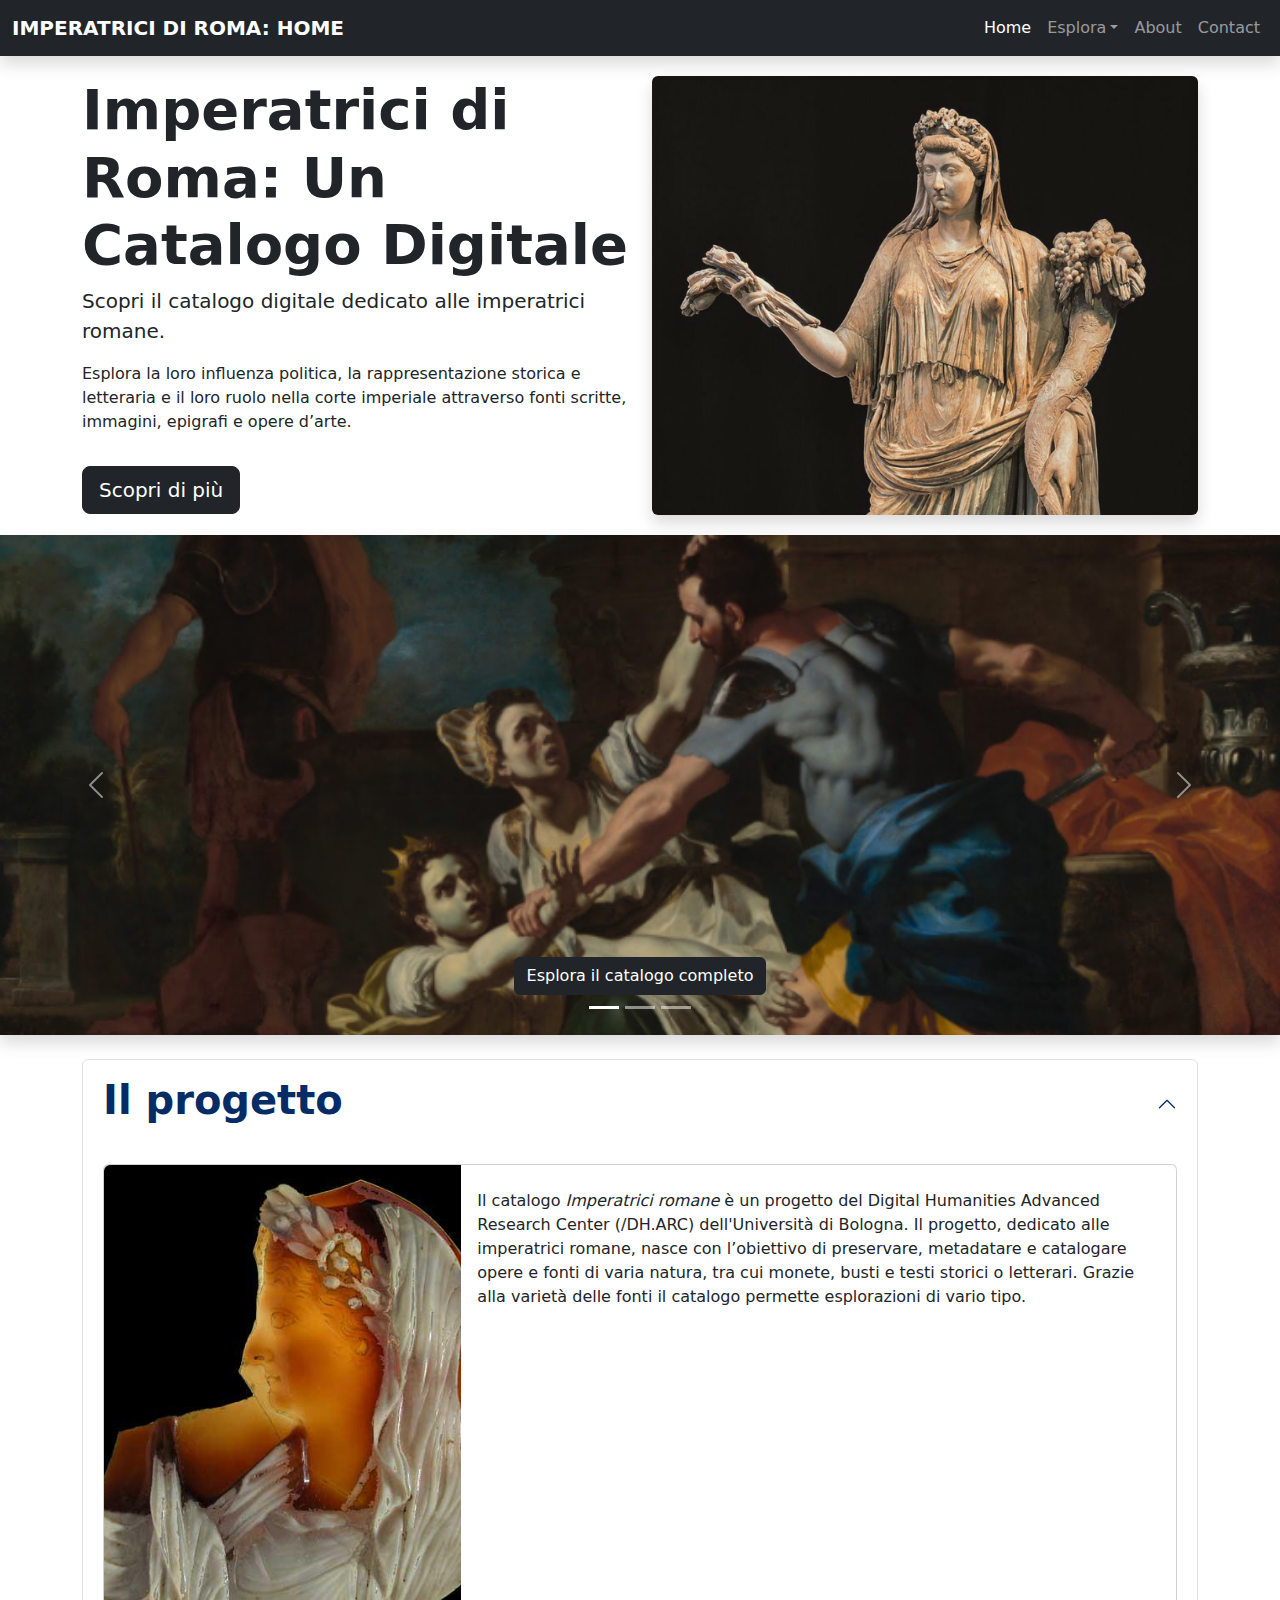
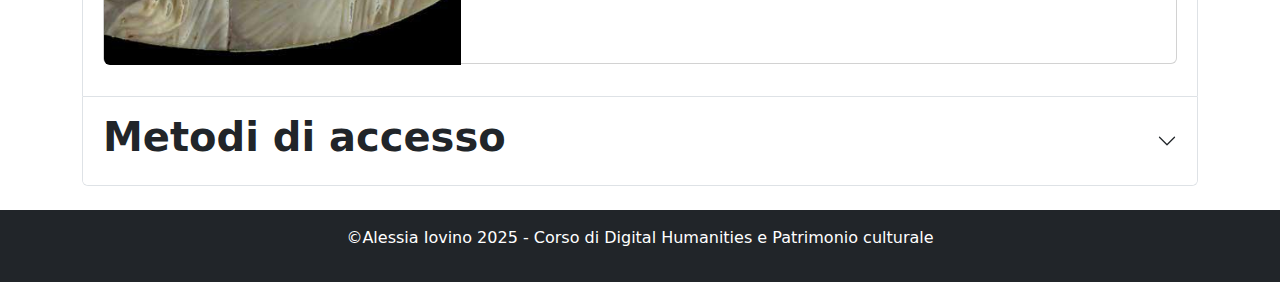
<file: index.html>
<!DOCTYPE html>
<html lang="it">

<head>
  <meta charset="UTF-8">
  <meta name="viewport" content="width=device-width, initial-scale=1.0">
  <meta name="DC.Creator" content="Alessia Iovino">
  <meta name="DC.Title" content="Imperatrici di Roma: Un Catalogo Digitale">
  <meta name="DC.Subject" content="Catagolazione delle imperatrici romane">
  <meta name="DC.Description" content="Il sito si propone di metadatare e catalogare opere e fonti di varia natura, tra cui monete, busti e testi storici o letterari relative alle imperatrici romane">
  <meta name="DC.Publisher" content="Università di Bologna">
  <meta name="DC.Date" content="Gennaio 2025">
  <meta name="DC.Type" content="Sito web">
  <meta name="DC.Format" content="HTML">
  <link rel="DC.Identifier" href="https://www.nomedelsitoweb.github.io">
  <meta name="DC.Language" content="it">
  <meta name="DC.Rights" content="Accesso libero Creative Commons">
  <title>Imperatrici di Roma: Un Catalogo Digitale</title>
  <link href="https://cdn.jsdelivr.net/npm/bootstrap@5.3.0/dist/css/bootstrap.min.css" rel="stylesheet">
  <link rel="stylesheet" href="css/style.css">
  <link rel="icon" href="immagini/DeathOfMessalina.png" type="image/x-icon">
</head>

<body>
    <header>
      <!-- Navbar -->
      <nav class="navbar navbar-expand-lg navbar-dark bg-dark shadow">
        <div class="container-fluid">
          <a class="navbar-brand fw-bold text-uppercase" href="#">Imperatrici di Roma: Home</a>
          <button class="navbar-toggler" type="button" data-bs-toggle="collapse" data-bs-target="#navbarNav">
            <span class="navbar-toggler-icon"></span>
          </button>
          <div class="collapse navbar-collapse" id="navbarNav">
            <ul class="navbar-nav ms-auto">
              <li class="nav-item"><a class="nav-link active" href="#">Home</a></li>
              <li class="nav-item dropdown">
                <a class="nav-link dropdown-toggle" href="#" id="navbarDropdown" role="button" data-bs-toggle="dropdown" aria-expanded="false">Esplora</a>
                <ul class="dropdown-menu dropdown-menu-dark">
                  <li><a class="dropdown-item" href="catalogo.html">Catalogo</a></li>
                  <li><a class="dropdown-item" href="livia-drusilla.html">Accedi per imperatrice</a></li>
                  <li><a class="dropdown-item" href="https://cdn.knightlab.com/libs/timeline3/latest/embed/index.html?source=1MJ4WajPacV54sa1PQ8h5kDvBkOuSYl11Aa_w-M4mhhs&font=Default&lang=it&initial_zoom=2&height=650" target="_blank">Accedi per periodo storico</a></li>
                  <li><a class="dropdown-item" href="#">Accedi per temi</a></li> 
                </ul>
              </li>
              <li class="nav-item"><a class="nav-link" href="#">About</a></li>
              <li class="nav-item"><a class="nav-link" href="#">Contact</a></li>
            </ul>
          </div>
        </div>
      </nav>
  
      <div style="padding-top: 20px; padding-bottom: 20px;">
        <div class="container">
          <div class="row align-items-center">
            <div class="col-md-6">
              <h1 class="display-4 fw-bold">Imperatrici di Roma: Un Catalogo Digitale</h1>
              <p class="lead">
                Scopri il catalogo digitale dedicato alle imperatrici romane.
              </p>
              <p>
                Esplora la loro influenza politica, la rappresentazione storica e letteraria e il loro ruolo nella corte imperiale attraverso fonti scritte, immagini, epigrafi e opere d’arte.
              </p>
              <a href="#main" class="btn btn-dark btn-lg mt-3">Scopri di più</a>
            </div>
            <div class="col-md-6 text-center">
              <img src="immagini/LiviaDrusillaBonaDea.png" alt="Livia Drusilla rappresentata come Bona Dea" title="Livia Drusilla rappresentata come Bona Dea" class="img-fluid rounded shadow">
            </div>
          </div>
        </div>
      </div>

    <!--Carousel di bootstrap-->
    <div id="carouselExampleCaptions" class="carousel slide shadow">
      <div class="carousel-indicators">
        <button type="button" data-bs-target="#carouselExampleCaptions" data-bs-slide-to="0" class="active" aria-current="true" aria-label="Slide 1"></button>
        <button type="button" data-bs-target="#carouselExampleCaptions" data-bs-slide-to="1" aria-label="Slide 2"></button>
        <button type="button" data-bs-target="#carouselExampleCaptions" data-bs-slide-to="2" aria-label="Slide 3"></button>
      </div>
      <div class="carousel-inner">
        <div class="carousel-item active">
          <img src="immagini/DeathOfMessalina.png" class="d-block w-100" alt="Death of Messalina, Quadro, Francesco Solimena, 1704, 1712, Olio su Tela" title="Death of Messalina, Quadro, Francesco Solimena, 1704, 1712, Olio su Tela">
          <div class="carousel-caption d-none d-md-block">
            <a href="catalogo.html" class="btn btn-dark">Esplora il catalogo completo</a>
          </div>
        </div>
        <div class="carousel-item">
          <img src="immagini/Affreschi del ninfeo sotterraneo della villa di Livia.jpeg" class="d-block w-100" alt="Affreschi del ninfeo sotterraneo della villa di Livia" title="Affreschi del ninfeo sotterraneo della villa di Livia">
          <div class="carousel-caption d-none d-md-block"> 
            <a href="#" class="btn btn-dark">Esplora per temi</a>
          </div>
        </div>
        <div class="carousel-item">
          <img src="immagini/Messalina_Wikipedia.jpg" class="d-block w-100" alt="Messalina, 25/50 d.C., marmo pentelico, altezza 206 cm, Parigi, Museo del Louvre" title="Messalina, 25/50 d.C., marmo pentelico, altezza 206 cm, Parigi, Museo del Louvre">
          <div class="carousel-caption d-none d-md-block">
            <a href="livia-drusilla.html" class="btn btn-dark">Esplora per imperatrice</a>
          </div>
        </div>
      </div>
      <button class="carousel-control-prev" type="button" data-bs-target="#carouselExampleCaptions" data-bs-slide="prev">
        <span class="carousel-control-prev-icon" aria-hidden="true"></span>
        <span class="visually-hidden">Previous</span>
      </button>
      <button class="carousel-control-next" type="button" data-bs-target="#carouselExampleCaptions" data-bs-slide="next">
        <span class="carousel-control-next-icon" aria-hidden="true"></span>
        <span class="visually-hidden">Next</span>
      </button>
    </div>

    </header>

  <main class="container my-4" id="main">
    <!--Accordion di bootstrap-->
    <div class="accordion" id="accordionPanelsStayOpenExample">
      <div class="accordion-item">
        <h2 class="accordion-header" id="panelsStayOpen-headingOne">
          <button class="accordion-button" type="button" data-bs-toggle="collapse" data-bs-target="#panelsStayOpen-collapseOne" aria-expanded="true" aria-controls="panelsStayOpen-collapseOne">
            <h1><strong>Il progetto</strong></h1>
          </button>
        </h2>
        <div id="panelsStayOpen-collapseOne" class="accordion-collapse collapse show" aria-labelledby="panelsStayOpen-headingOne">
          <div class="accordion-body">
            <div class="card mb-3 h-100" style="max-height: 500px; object-fit: contain;">
              <div class="row g-0">
                <div class="col-md-4">
                  <img src="immagini/cammeo.jpeg" class="img-fluid rounded-start" alt="Cammeo con imperatrice Livia velata accanto a un altro personaggio della famiglia imperiale"  title="Cammeo con imperatrice Livia velata accanto a un altro personaggio della famiglia imperiale" style="height: 500px; object-fit: cover;">
                </div>
                <div class="col-md-8">
                  <div class="card-body">
                    <h5 class="card-title"></h5>
                    <p class="card-text">Il catalogo <em>Imperatrici romane</em> è un progetto del Digital Humanities Advanced Research Center (/DH.ARC) dell'Università di Bologna. Il progetto, dedicato alle imperatrici romane, nasce con l’obiettivo di preservare, metadatare e catalogare opere e fonti di varia natura, tra cui monete, busti e testi storici o letterari. Grazie alla varietà delle fonti il catalogo permette esplorazioni di vario tipo.</p>
                  </div>
                </div>
              </div>
            </div>
          </div>
        </div>
      </div>
      <div class="accordion-item">
        <h2 class="accordion-header" id="panelsStayOpen-headingTwo">
          <button class="accordion-button collapsed" type="button" data-bs-toggle="collapse" data-bs-target="#panelsStayOpen-collapseTwo" aria-expanded="false" aria-controls="panelsStayOpen-collapseTwo">
            <h1><strong>Metodi di accesso</strong></h1>
          </button>
        </h2>
        <div id="panelsStayOpen-collapseTwo" class="accordion-collapse collapse" aria-labelledby="panelsStayOpen-headingTwo">
          <div class="accordion-body">
            <div class="row">
              <div class="col-md-4 col-lg-4">
                <div class="card h-100">
                  <img src="immagini/LiviaSaintRaymond.jpeg" class="card-img-top" alt="Ritratto di Livia, Scultura, 14 AD / 23 AD, Marmo, Musée Saint-Raymond, Toulouse" title="Ritratto di Livia, Scultura, 14 AD / 23 AD, Marmo, Musée Saint-Raymond, Toulouse" style="height: 500px; object-fit: cover;">
                    <div class="card-body">
                      <h5 class="card-title">Accedi per imperatrice</h5>
                      <p class="card-text"></p>
                      <a href="livia-drusilla.html" class="btn btn-dark">Esplora</a>
                    </div>
                </div>
              </div>
              <div class="col-md-4 col-lg-4">
                <div class="card h-100">
                  <img src="immagini/RilieviAraPacisAugustae.jpeg"  class="card-img-top" alt="Rilievi Ara Pacis Augustae" title="Rilievi Ara Pacis Augustae" style="height: 500px; object-fit: cover;">
                    <div class="card-body">
                      <h5 class="card-title">Accedi per periodo storico</h5>
                      <p class="card-text"></p>
                      <a href="https://cdn.knightlab.com/libs/timeline3/latest/embed/index.html?source=1MJ4WajPacV54sa1PQ8h5kDvBkOuSYl11Aa_w-M4mhhs&font=Default&lang=it&initial_zoom=2&height=650" target="_blank" class="btn btn-dark">Esplora la linea del tempo</a>
                    </div>
                </div>
              </div>
              <div class="col-md-4 col-lg-4">
                <div class="card h-100">
                  <img src="immagini/GemmaClaudia.jpeg" class="card-img-top" alt="GemmaClaudia" title="Gemma Claudia" style="height: 500px; object-fit: cover;">
                    <div class="card-body">
                      <h5 class="card-title">Accedi per temi</h5>
                      <p class="card-text"></p>
                      <a href="#" class="btn btn-dark">Esplora</a>
                    </div>
                </div>
              </div>
            </div>
          </div>
        </div>
      </div>   
    
  </main>
  <footer class="bg-dark text-white text-center py-3">
    <p>&copy;Alessia Iovino 2025 - Corso di Digital Humanities e Patrimonio culturale</p>
  </footer>
  <script src="https://cdn.jsdelivr.net/npm/bootstrap@5.3.0/dist/js/bootstrap.bundle.min.js"></script>
</body>
</html>
</file>
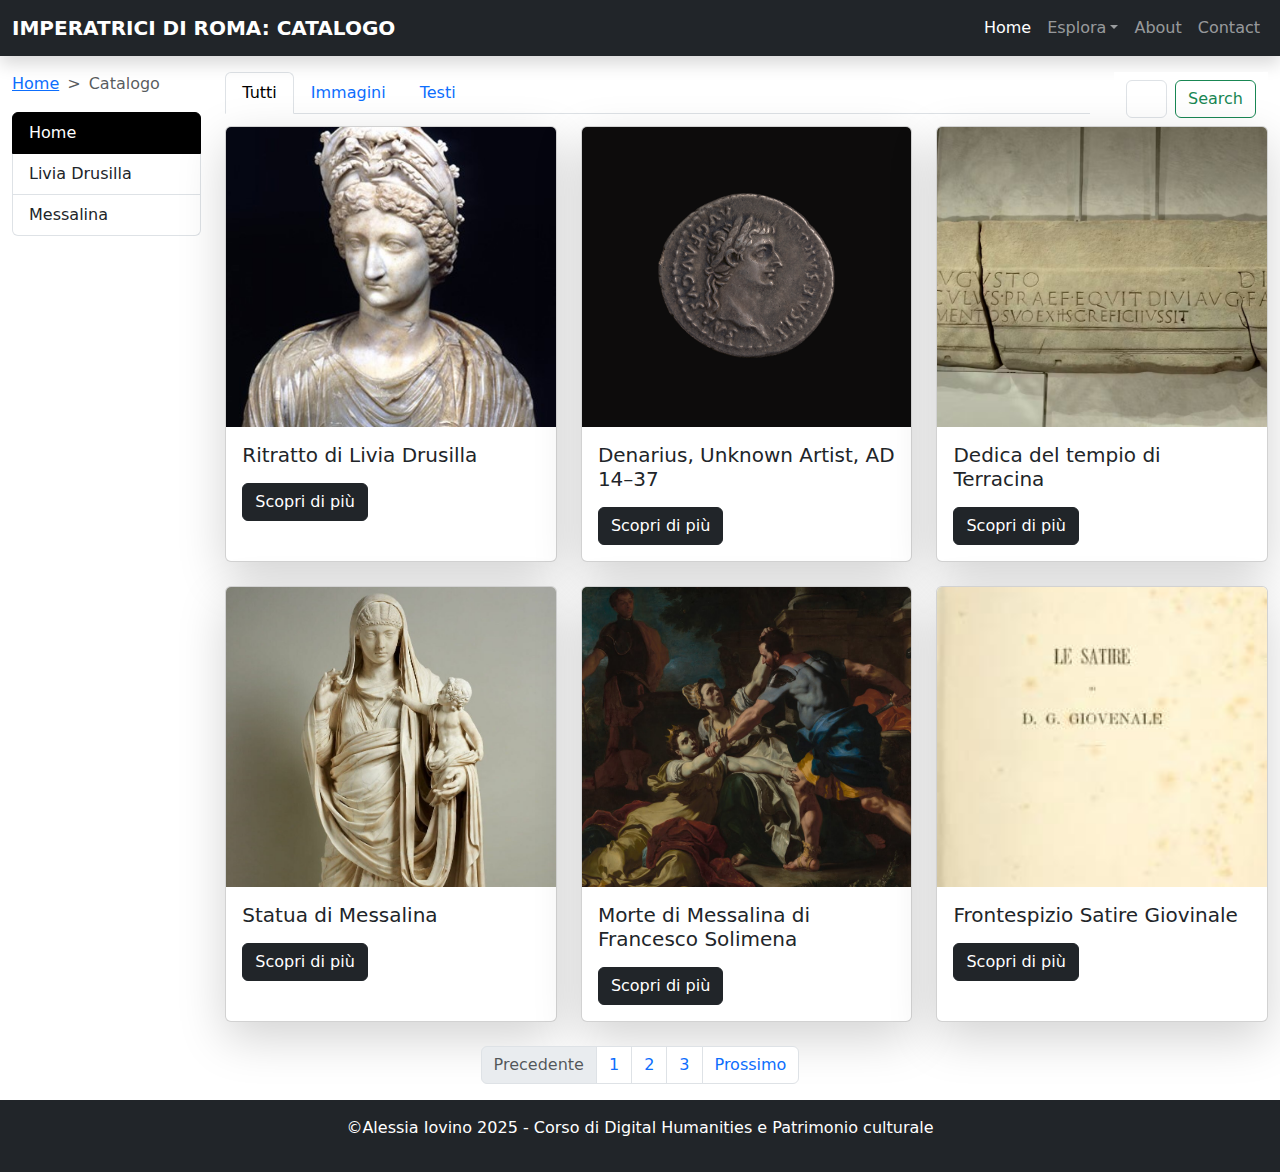
<file: catalogo.html>
<!DOCTYPE html>
<html lang="it">

<head>
  <meta charset="UTF-8">
  <meta name="viewport" content="width=device-width, initial-scale=1.0">
  <meta name="DC.Creator" content="Alessia Iovino">
  <meta name="DC.Title" content="Imperatrici di Roma: Un Catalogo Digitale">
  <meta name="DC.Subject" content="Catagolazione delle imperatrici romane">
  <meta name="DC.Description" content="Il sito si propone di metadatare e catalogare opere e fonti di varia natura, tra cui monete, busti e testi storici o letterari relative alle imperatrici romane">
  <meta name="DC.Publisher" content="Università di Bologna">
  <meta name="DC.Date" content="Gennaio 2025">
  <meta name="DC.Type" content="Sito web">
  <meta name="DC.Format" content="HTML">
  <link rel="DC.Identifier" href="https://www.nomedelsitoweb.github.io">
  <meta name="DC.Language" content="it">
  <meta name="DC.Rights" content="Accesso libero Creative Commons">
  <title>Imperatrici di Roma: Un Catalogo Digitale</title>
  <link href="https://cdn.jsdelivr.net/npm/bootstrap@5.3.0/dist/css/bootstrap.min.css" rel="stylesheet">
  <link rel="stylesheet" href="css/style.css">
  <link rel="icon" href="immagini/DeathOfMessalina.png" type="image/x-icon">
</head>

<body>
  <header>
    <!-- Navbar -->
    <nav class="navbar navbar-expand-lg navbar-dark bg-dark shadow">
      <div class="container-fluid">
        <a class="navbar-brand fw-bold text-uppercase" href="index.html">Imperatrici di Roma: Catalogo</a>
        <button class="navbar-toggler" type="button" data-bs-toggle="collapse" data-bs-target="#navbarNav">
          <span class="navbar-toggler-icon"></span>
        </button>
        <div class="collapse navbar-collapse" id="navbarNav">
          <ul class="navbar-nav ms-auto">
            <li class="nav-item"><a class="nav-link active" aria-current="page" href="index.html">Home</a></li>
            <li class="nav-item dropdown">
              <a class="nav-link dropdown-toggle" href="#" id="navbarDropdown" role="button" data-bs-toggle="dropdown" aria-expanded="false">Esplora</a>
              <ul class="dropdown-menu dropdown-menu-dark">
                <li><a class="dropdown-item" href="#">Catalogo</a></li>
                <li><a class="dropdown-item" href="livia-drusilla.html">Accedi per imperatrice</a></li>
                <li><a class="dropdown-item" href="https://cdn.knightlab.com/libs/timeline3/latest/embed/index.html?source=1MJ4WajPacV54sa1PQ8h5kDvBkOuSYl11Aa_w-M4mhhs&font=Default&lang=it&initial_zoom=2&height=650" target="_blank">Accedi per periodo storico</a></li>
                <li><a class="dropdown-item" href="#">Accedi per temi</a></li>                
              </ul>
            </li>
            <li class="nav-item"><a class="nav-link" href="#">About</a></li>
            <li class="nav-item"><a class="nav-link" href="#">Contact</a></li>
          </ul>
        </div>
      </div>
    </nav>
  </header>

  <main class="container-fluid pt-3">
    <div class="row">
      <!-- Sidebar -->
      <div class="col-md-3 col-lg-2">
        <aside>
          <!--breadcrumb bs-->
          <nav style="--bs-breadcrumb-divider: '>';" aria-label="breadcrumb">
            <ol class="breadcrumb">
              <li class="breadcrumb-item"><a href="index.html">Home</a></li>
              <li class="breadcrumb-item active" aria-current="page">Catalogo</li>
            </ol>
          </nav>       
          <div class="list-group" id="list-tab" role="tablist">
            <a class="list-group-item list-group-item-action active custom-btn" id="list-home-list" data-bs-toggle="list" href="#list-home" role="tab" aria-controls="list-home">Home</a>
            <a class="list-group-item list-group-item-action custom-btn" id="list-profile-list" data-bs-toggle="list" href="#livia-drusilla" role="tab" aria-controls="list-profile">Livia Drusilla</a>
            <a class="list-group-item list-group-item-action custom-btn" id="list-messages-list" data-bs-toggle="list" href="#list-messages" role="tab" aria-controls="list-messages">Messalina</a>
          </div>
        </aside>
      </div>
        
      <!-- Main Content -->
      <div class="col-md-9 col-lg-10">
        <div class="row">
          <div class="col-md-10 col-lg-10">
            <ul class="nav nav-tabs">
              <li class="nav-item">
                  <a class="nav-link active" aria-current="page" href="#">Tutti</a>
              </li>
              <li class="nav-item">
                <a class="nav-link" href="#">Immagini</a>
              </li>
              <li class="nav-item">
                <a class="nav-link" href="#">Testi</a>
              </li>
          </ul>
          </div>
          <div class="col-md-2 col-lg-2">
            <nav class="navbar navbar-light bg-white">
              <div class="container-fluid">
                <form class="d-flex">
                  <input class="form-control me-2" type="search" placeholder="Search" aria-label="Search">
                  <button class="btn btn-outline-success" type="submit">Search</button>
                </form>
              </div>
            </nav>
          </div>    
        </div>

        <div class="tab-content" id="nav-tabContent">
          <div class="tab-pane fade show active" id="list-home" role="tabpanel" aria-labelledby="list-home-list">
            <div class="row">
              <!-- Card 1 -->
              <div class="col-md-6 col-lg-4 mb-4">
                <div class="card h-100 shadow-lg">
                  <img src="immagini/ritratto_di_livia.jpg" class="card-img-top" alt="Ritratto di Livia, Scultura, Età tiberiana (14-37 d.C.), Marmo, Musei Capitolini, Roma" style="height: 300px; object-fit: cover;">
                    <div class="card-body">
                      <h5 class="card-title">Ritratto di Livia Drusilla</h5>
                      <p class="card-text"></p>
                      <a href="item.html" class="btn btn-dark">Scopri di più</a>
                    </div>
                </div>
              </div>

              <!-- Card 2 -->
              <div class="col-md-6 col-lg-4 mb-4">
                <div class="card h-100 shadow-lg">
                  <img src="immagini/monetaLivia.jpg" class="card-img-top" alt="Denarius, Coin, Unknown Artist, AD 14–37, G227 - Greek, Roman & Hellenistic Galleries" style="height: 300px; object-fit: cover;">
                    <div class="card-body">
                      <h5 class="card-title">Denarius, Unknown Artist, AD 14–37</h5>
                      <p class="card-text"></p>
                      <a href="#" class="btn btn-dark">Scopri di più</a>
                    </div>
                </div>
              </div>

              <!-- Card 3 -->
              <div class="col-md-6 col-lg-4 mb-4">
                <div class="card h-100 shadow-lg">
                  <img src="immagini/1688666908-21-epigrafe-di-terracina.jpg" class="card-img-top" alt="Dedica del tempio di Terracina, Scultura, Gli Uffizi, Firenze" style="height: 300px; object-fit: cover;">
                    <div class="card-body">
                      <h5 class="card-title">Dedica del tempio di Terracina</h5>
                      <p class="card-text"></p>
                      <a href="#" class="btn btn-dark">Scopri di più</a>
                    </div>
                </div>
              </div>
            </div>

            <div class="row">
              <!-- Card 4 -->
              <div class="col-md-6 col-lg-4 mb-4">
                <div class="card h-100 shadow-lg">
                  <img src="immagini/statuaMessalinaLouvre.JPG" class="card-img-top" alt="Statua di Messalina, scultura, Place of creation : Rome, collezione: Département des Antiquités grecques, étrusques et romaines" style="height: 300px; object-fit: cover;">
                    <div class="card-body">
                      <h5 class="card-title">Statua di Messalina</h5>
                      <p class="card-text"></p>
                      <a href="#" class="btn btn-dark">Scopri di più</a>
                    </div>
                </div>
              </div>
                     
              <!-- Card 5 -->
              <div class="col-md-6 col-lg-4 mb-4">
                <div class="card h-100 shadow-lg">
                  <img src="immagini/DeathOfMessalina.png" class="card-img-top" alt="Death of Messalina, Quadro, Francesco Solimena, 1704, 1712, Olio su Tela" style="height: 300px; object-fit: cover;">
                    <div class="card-body">
                      <h5 class="card-title">Morte di Messalina di Francesco Solimena</h5>
                      <p class="card-text"></p>
                      <a href="#" class="btn btn-dark">Scopri di più</a>
                    </div>
                </div>
              </div>
    
              <!-- Card 6 -->
              <div class="col-md-6 col-lg-4 mb-4">
                <div class="card h-100 shadow-lg">
                  <img src="immagini/page1-250px-Satire_(Giovenale).djvu.jpg" class="card-img-top" alt="Frontespizio Satire Giovenale" style="height: 300px; object-fit: cover;">
                    <div class="card-body">
                      <h5 class="card-title">Frontespizio Satire Giovinale</h5>
                      <p class="card-text"></p>
                      <a href="#" class="btn btn-dark">Scopri di più</a>
                    </div>
                </div>
              </div>
            </div>
          </div>
        
          <div class="tab-pane fade" id="livia-drusilla" role="tabpanel" aria-labelledby="list-profile-list">
            <div class="row">
              <!-- Card 1 -->
              <div class="col-md-6 col-lg-4 mb-4">
                <div class="card h-100 shadow-lg">
                  <img src="immagini/ritratto_di_livia.jpg" class="card-img-top" alt="Ritratto di Livia, Scultura, Età tiberiana (14-37 d.C.), Marmo, Musei Capitolini, Roma" style="height: 300px; object-fit: cover;">
                    <div class="card-body">
                      <h5 class="card-title">Ritratto di Livia Drusilla</h5>
                      <p class="card-text"></p>
                      <a href="item.html" class="btn btn-dark">Scopri di più</a>
                    </div>
                </div>
              </div>

              <!-- Card 2 -->
              <div class="col-md-6 col-lg-4 mb-4">
                <div class="card h-100 shadow-lg">
                  <img src="immagini/monetaLivia.jpg" class="card-img-top" alt="Denarius, Coin, Unknown Artist, AD 14–37, G227 - Greek, Roman & Hellenistic Galleries" style="height: 300px; object-fit: cover;">
                    <div class="card-body">
                      <h5 class="card-title">Denarius, Unknown Artist, AD 14–37</h5>
                      <p class="card-text"></p>
                      <a href="#" class="btn btn-dark">Scopri di più</a>
                    </div>
                </div>
              </div>

              <!-- Card 3 -->
              <div class="col-md-6 col-lg-4 mb-4">
                <div class="card h-100 shadow-lg">
                  <img src="immagini/1688666908-21-epigrafe-di-terracina.jpg" class="card-img-top" alt="Dedica del tempio di Terracina, Scultura, Gli Uffizi, Firenze" style="height: 300px; object-fit: cover;">
                    <div class="card-body">
                      <h5 class="card-title">Dedica del tempio di Terracina</h5>
                      <p class="card-text"></p>
                      <a href="#" class="btn btn-dark">Scopri di più</a>
                    </div>
                </div>
              </div>
            </div>    
          </div>
          

          <div class="tab-pane fade" id="list-messages" role="tabpanel" aria-labelledby="list-messages-list">
            <div class="row">
              <!-- Card 4 -->
              <div class="col-md-6 col-lg-4 mb-4">
                <div class="card h-100 shadow-lg">
                  <img src="immagini/statuaMessalinaLouvre.JPG" class="card-img-top" alt="Statua di Messalina, scultura, Place of creation : Rome, collezione: Département des Antiquités grecques, étrusques et romaines" style="height: 300px; object-fit: cover;">
                    <div class="card-body">
                      <h5 class="card-title">Statua di Messalina</h5>
                      <p class="card-text"></p>
                      <a href="#" class="btn btn-dark">Scopri di più</a>
                    </div>
                </div>
              </div>
                     
              <!-- Card 5 -->
              <div class="col-md-6 col-lg-4 mb-4">
                <div class="card h-100 shadow-lg">
                  <img src="immagini/DeathOfMessalina.png" class="card-img-top" alt="Death of Messalina, Quadro, Francesco Solimena, 1704, 1712, Olio su Tela" style="height: 300px; object-fit: cover;">
                    <div class="card-body">
                      <h5 class="card-title">Morte di Messalina di Francesco Solimena</h5>
                      <p class="card-text"></p>
                        <a class="btn btn-dark" data-bs-toggle="collapse" href="#collapseExample" role="button" aria-expanded="false" aria-controls="collapseExample">
                          Scopri di più
                        </a>
                    </div>
                </div>
              </div>
    
              <!-- Card 6 -->
              <div class="col-md-6 col-lg-4 mb-4">
                <div class="card h-100 shadow-lg">
                  <img src="immagini/page1-250px-Satire_(Giovenale).djvu.jpg" class="card-img-top" alt="Frontespizio Satire Giovenale" style="height: 300px; object-fit: cover;">
                    <div class="card-body">
                      <h5 class="card-title">Frontespizio Satire Giovinale</h5>
                      <p class="card-text"></p>
                      <a href="#" class="btn btn-dark">Scopri di più</a>
                    </div>
                </div>
              </div>
            </div>
          </div>
        </div>
      </div> 
    </div>
    
    <nav aria-label="Page navigation example">
      <ul class="pagination justify-content-center">
        <li class="page-item disabled">
          <a class="page-link" href="#" tabindex="-1" aria-disabled="true">Precedente</a>
        </li>
        <li class="page-item"><a class="page-link" href="#">1</a></li>
        <li class="page-item"><a class="page-link" href="#">2</a></li>
        <li class="page-item"><a class="page-link" href="#">3</a></li>
        <li class="page-item">
          <a class="page-link" href="#">Prossimo</a>
        </li>
      </ul>
    </nav>
  </main>


  <footer class="bg-dark text-white text-center py-3">
    <p>&copy;Alessia Iovino 2025 - Corso di Digital Humanities e Patrimonio culturale</p>
  </footer>


  <script src="https://cdn.jsdelivr.net/npm/bootstrap@5.3.0/dist/js/bootstrap.bundle.min.js"></script>
</body>

</html>
</file>
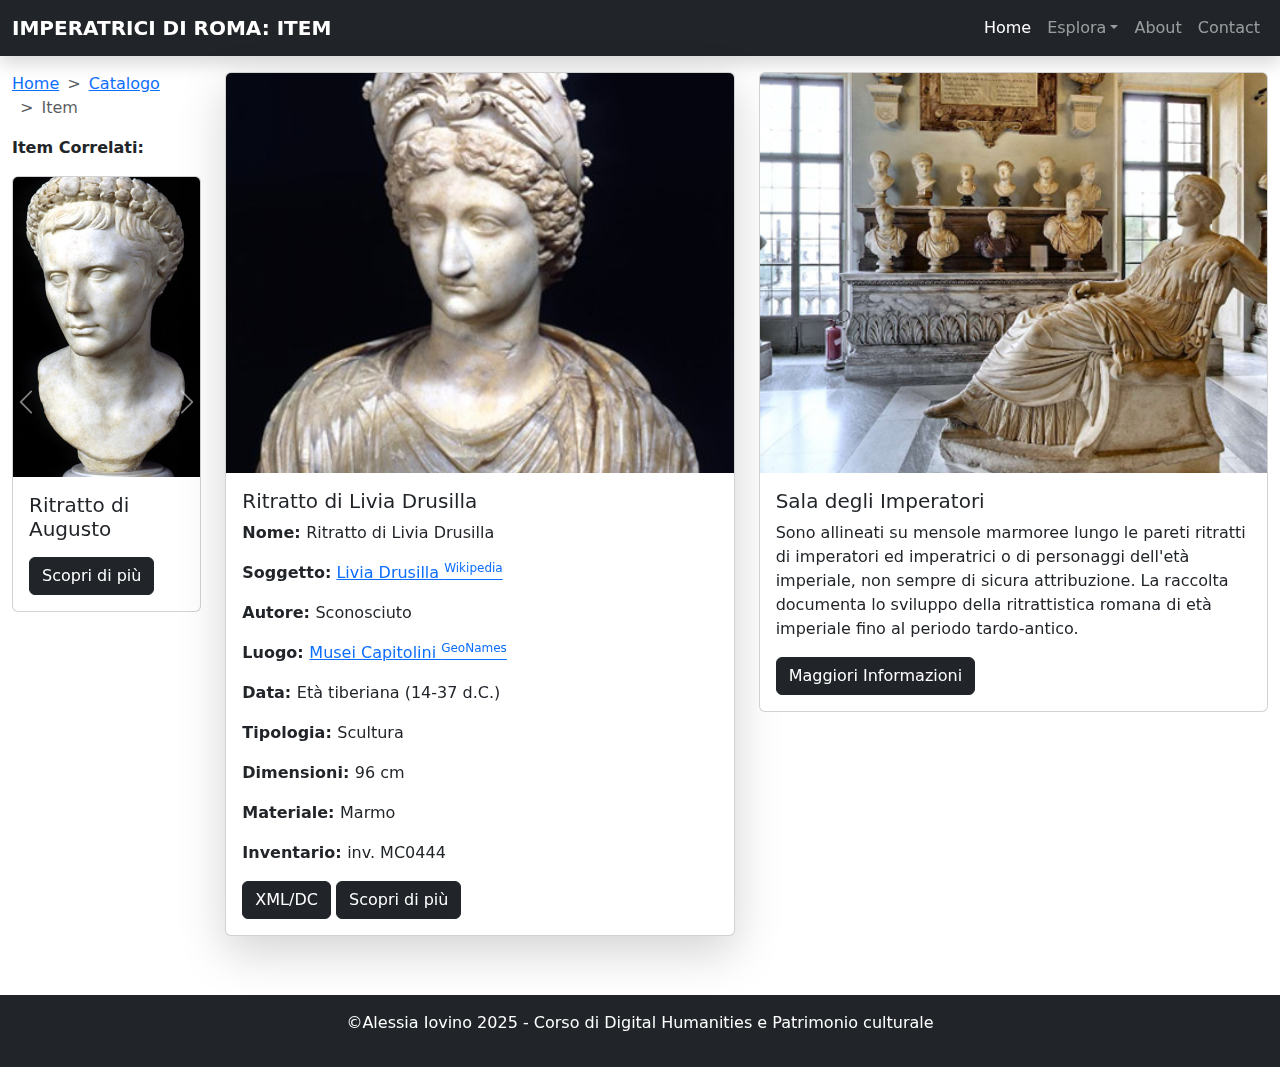
<file: item.html>
<!DOCTYPE html>
<html lang="it">

<head>
  <meta charset="UTF-8">
  <meta name="viewport" content="width=device-width, initial-scale=1.0">
  <meta name="DC.Creator" content="Alessia Iovino">
  <meta name="DC.Title" content="Imperatrici di Roma: Un Catalogo Digitale">
  <meta name="DC.Subject" content="Catagolazione delle imperatrici romane">
  <meta name="DC.Description" content="Il sito si propone di metadatare e catalogare opere e fonti di varia natura, tra cui monete, busti e testi storici o letterari relative alle imperatrici romane">
  <meta name="DC.Publisher" content="Università di Bologna">
  <meta name="DC.Date" content="Gennaio 2025">
  <meta name="DC.Type" content="Sito web">
  <meta name="DC.Format" content="HTML">
  <link rel="DC.Identifier" href="https://www.nomedelsitoweb.github.io">
  <meta name="DC.Language" content="it">
  <meta name="DC.Rights" content="Accesso libero Creative Commons">
  <title>Imperatrici di Roma: Un Catalogo Digitale</title>
  <link href="https://cdn.jsdelivr.net/npm/bootstrap@5.3.0/dist/css/bootstrap.min.css" rel="stylesheet">
  <link rel="stylesheet" href="css/style.css">
  <link rel="icon" href="immagini/DeathOfMessalina.png" type="image/x-icon">
</head>

<body>
    <header>
      <!-- Navbar di Bootstrap -->
      <nav class="navbar navbar-expand-lg navbar-dark bg-dark shadow">
        <div class="container-fluid">
          <a class="navbar-brand fw-bold text-uppercase" href="index.html">Imperatrici di Roma: Item</a>
          <button class="navbar-toggler" type="button" data-bs-toggle="collapse" data-bs-target="#navbarNav">
            <span class="navbar-toggler-icon"></span>
          </button>
          <div class="collapse navbar-collapse" id="navbarNav">
            <ul class="navbar-nav ms-auto">
              <li class="nav-item"><a class="nav-link active" aria-current="page" href="index.html">Home</a></li>
              <li class="nav-item dropdown">
                <a class="nav-link dropdown-toggle" href="#" id="navbarDropdown" role="button" data-bs-toggle="dropdown" aria-expanded="false">Esplora</a>
                <ul class="dropdown-menu dropdown-menu-dark">
                  <li><a class="dropdown-item" href="catalogo.html">Catalogo</a></li>
                  <li><a class="dropdown-item" href="livia-drusilla.html">Accedi per imperatrice</a></li>
                  <li><a class="dropdown-item" href="https://cdn.knightlab.com/libs/timeline3/latest/embed/index.html?source=1MJ4WajPacV54sa1PQ8h5kDvBkOuSYl11Aa_w-M4mhhs&font=Default&lang=it&initial_zoom=2&height=650" target="_blank">Accedi per periodo storico</a></li>
                  <li><a class="dropdown-item" href="#">Accedi per temi</a></li>                  
                </ul>
              </li>
              <li class="nav-item"><a class="nav-link" href="#">About</a></li>
              <li class="nav-item"><a class="nav-link" href="#">Contact</a></li>
            </ul>
          </div>
        </div>
      </nav>
    </header>

    <main class="container-fluid pt-3">
        <div class="row">
          <!-- Sidebar -->
          <div class="col-md-2 col-lg-2">
            <aside>
                <nav style="--bs-breadcrumb-divider: '>';" aria-label="breadcrumb">
                    <ol class="breadcrumb">
                        <li class="breadcrumb-item"><a href="index.html">Home</a></li>
                        <li class="breadcrumb-item"><a href="catalogo.html">Catalogo</a></li>
                        <li class="breadcrumb-item active" aria-current="page">Item</li>
                    </ol>
                </nav>
                     
                <p><b>Item Correlati:</b><p>

                  <div id="carouselExampleControlsNoTouching" class="carousel slide" data-bs-touch="false" data-bs-interval="false">
                    <div class="carousel-inner">
                      <div class="carousel-item active">
                          <div class="card h-100 mb-3">
                            <img src="immagini/ritratto_di_augusto.jpg" class="card-img-top" alt="Ritratto di Augusto, Scultura, Marmo, Musei Capitolini, Roma" style="height: 300px; object-fit: cover;">
                              <div class="card-body">
                                <h5 class="card-title">Ritratto di Augusto</h5>
                                <p class="card-text"></p>
                                <a href="https://www.museicapitolini.org/it/percorsi/percorsi_per_sale/palazzo_nuovo/sala_degli_imperatori/ritratto_di_augusto" target="_blank" class="btn btn-dark">Scopri di più</a>
                              </div>
                          </div>
                      </div>
                      <div class="carousel-item">
                          <div class="card h-100 mb-3">
                            <img src="immagini/ritratto_di_traiano.jpg" class="card-img-top" alt="Ritratto di Traiano, Scultura, Marmo, Musei Capitolini, Roma" style="height: 300px; object-fit: cover;">
                              <div class="card-body">
                                <h5 class="card-title">Ritratto di Traiano</h5>
                                <p class="card-text"></p>
                                <a href="https://www.museicapitolini.org/it/percorsi/percorsi_per_sale/palazzo_nuovo/sala_degli_imperatori/ritratto_di_traiano" target="_blank" class="btn btn-dark">Scopri di più</a>
                              </div>
                          </div>
                      </div>
                      <div class="carousel-item">
                        <div class="card h-100 mb-3">
                          <img src="immagini/ritratto_di_ottaviano.jpg" class="card-img-top" alt="Ritratto di Ottaviano, Scultura, Marmo, Musei Capitolini, Roma" style="height: 300px; object-fit: cover;">
                            <div class="card-body">
                              <h5 class="card-title">Ritratto di Ottaviano</h5>
                              <p class="card-text"></p>
                              <a href="https://www.museicapitolini.org/it/percorsi/percorsi_per_sale/palazzo_nuovo/sala_degli_imperatori/ritratto_di_ottaviano" target="_blank" class="btn btn-dark">Scopri di più</a>
                            </div>
                        </div>  
                      </div>
                    </div>
                    <button class="carousel-control-prev" type="button" data-bs-target="#carouselExampleControlsNoTouching" data-bs-slide="prev">
                      <span class="carousel-control-prev-icon" aria-hidden="true"></span>
                      <span class="visually-hidden">Previous</span>
                    </button>
                    <button class="carousel-control-next" type="button" data-bs-target="#carouselExampleControlsNoTouching" data-bs-slide="next">
                      <span class="carousel-control-next-icon" aria-hidden="true"></span>
                      <span class="visually-hidden">Next</span>
                    </button>
                  </div>
                  <iframe height="360px" src="https://www.youtube.com/embed/kVW2p0yMCZE" frameborder="0" allow="accelerometer; autoplay; clipboard-write; encrypted-media; gyroscope; picture-in-picture"></iframe>          
            </aside>
          </div>
          
          <div class="col-md-5 col-lg-5">
            <div class="card shadow-lg" style="max-width: 800px;">
              <img src="immagini/ritratto_di_livia.jpg" class="card-img-top" alt="Ritratto di Livia, Scultura, Età tiberiana (14-37 d.C.), Marmo, Musei Capitolini, Roma" style="height: 400px; object-fit: cover;">
              <div class="card-body">
                <h5 class="card-title">Ritratto di Livia Drusilla</h5>
                <p class="card-text"><b>Nome: </b>Ritratto di Livia Drusilla</p>
                <p class="card-text">
                    <b>Soggetto:</b>
                    <a href="https://it.wikipedia.org/wiki/Livia_Drusilla" target="_blank" title="Clicca per maggiori informazioni su Livia Drusilla">Livia Drusilla 
                        <sup>Wikipedia</sup>
                    </a>
                </p>
                <p class="card-text"><b>Autore: </b>Sconosciuto</p>
                <p class="card-text"><b>Luogo: </b>
                    <a href="https://www.geonames.org/8015030/musei-capitolini.html" target="_blank">Musei Capitolini 
                        <sup>GeoNames</sup>
                    </a>
                </p>
                <p class="card-text"><b>Data: </b>Età tiberiana (14-37 d.C.)</p>
                <p class="card-text"><b>Tipologia: </b>Scultura</p>
                <p class="card-text"><b>Dimensioni: </b>96 cm</p>
                <p class="card-text"><b>Materiale: </b>Marmo</p>
                <p class="card-text"><b>Inventario: </b>inv. MC0444</p>
                
                <a href="metadatiLivia.xml" download="metadatiLivia" class="btn btn-dark">XML/DC</a>
                <a href="livia-drusilla.html" class="btn btn-dark">Scopri di più</a>
              </div>
            </div>
          </div>
          <div class="col-md-5 col-lg-5">
              <div class="card" style="max-width: 900px;">
                <img src="immagini/sala_degli_imperatori.jpg" class="card-img-top" alt="Sala degli Imperatori, Musei Capitolini, Roma" style="height: 400px; object-fit: cover;">
                <div class="card-body">
                  <h5 class="card-title">Sala degli Imperatori</h5>
                  <p class="card-text">Sono allineati su mensole marmoree lungo le pareti ritratti di imperatori ed imperatrici o di personaggi dell'età imperiale, non sempre di sicura attribuzione. 
                    La raccolta documenta lo sviluppo della ritrattistica romana di età imperiale fino al periodo tardo-antico.</p>                 
                  <a href="https://www.museicapitolini.org/it/collezioni/percorsi_per_sale/palazzo_nuovo/sala_degli_imperatori" target="_blank" class="btn btn-dark">Maggiori Informazioni</a>
                </div>
              </div>
          </div>
        </div> 
    </main>

    <footer class="bg-dark text-white text-center py-3">
        <p>&copy;Alessia Iovino 2025 - Corso di Digital Humanities e Patrimonio culturale</p>
    </footer>

    <script src="https://cdn.jsdelivr.net/npm/bootstrap@5.3.0/dist/js/bootstrap.bundle.min.js"></script>
</body>

</html>
</file>
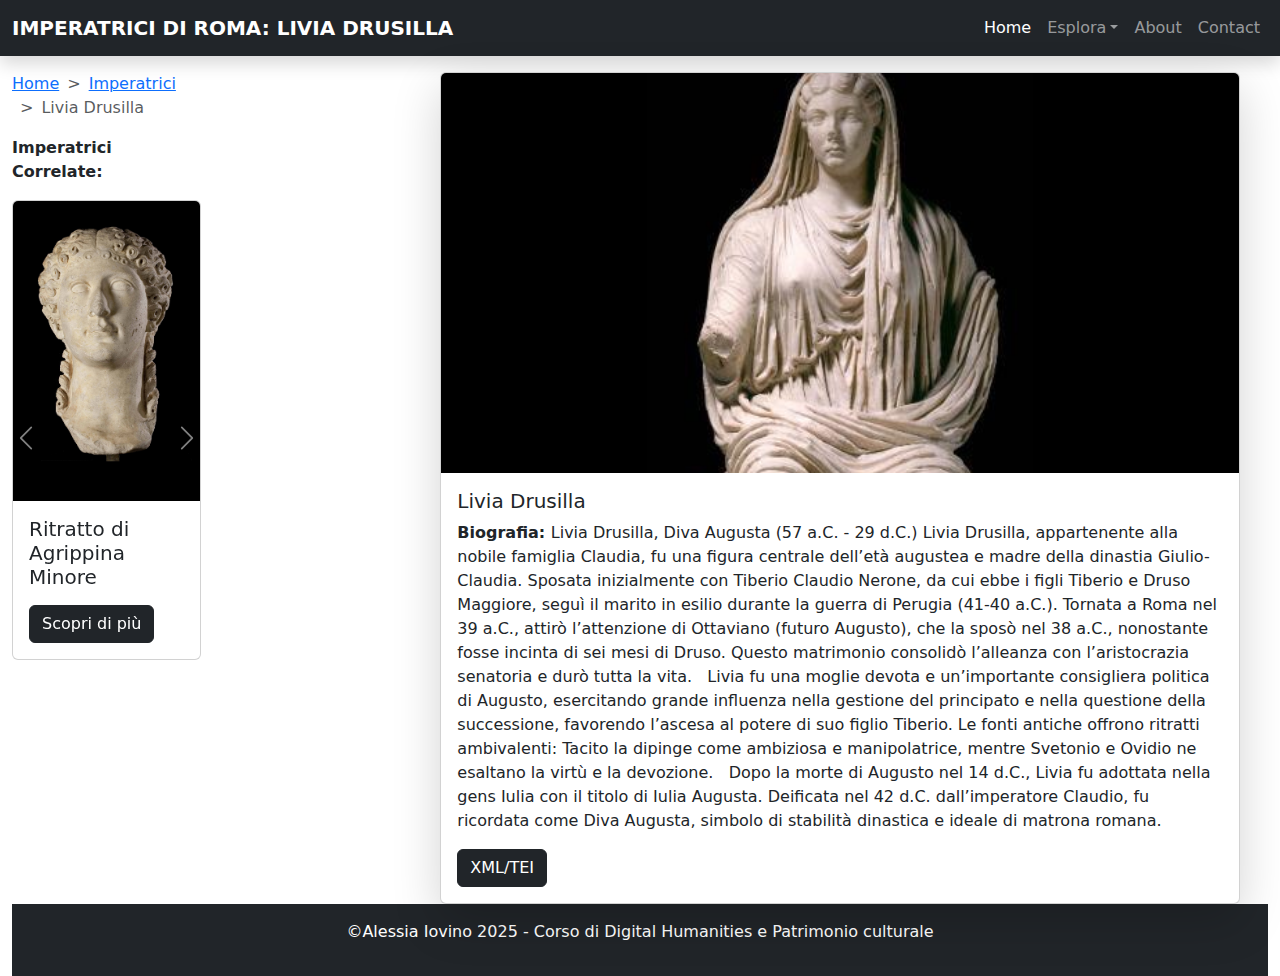
<file: livia-drusilla.html>
<!DOCTYPE html>
<html lang="it">

<head>
  <meta charset="UTF-8">
  <meta name="viewport" content="width=device-width, initial-scale=1.0">
  <meta name="DC.Creator" content="Alessia Iovino">
  <meta name="DC.Title" content="Imperatrici di Roma: Un Catalogo Digitale">
  <meta name="DC.Subject" content="Catagolazione delle imperatrici romane">
  <meta name="DC.Description" content="Il sito si propone di metadatare e catalogare opere e fonti di varia natura, tra cui monete, busti e testi storici o letterari relative alle imperatrici romane">
  <meta name="DC.Publisher" content="Università di Bologna">
  <meta name="DC.Date" content="Gennaio 2025">
  <meta name="DC.Type" content="Sito web">
  <meta name="DC.Format" content="HTML">
  <link rel="DC.Identifier" href="https://www.nomedelsitoweb.github.io">
  <meta name="DC.Language" content="it">
  <meta name="DC.Rights" content="Accesso libero Creative Commons">
  <title>Imperatrici di Roma: Un Catalogo Digitale</title>
  <link href="https://cdn.jsdelivr.net/npm/bootstrap@5.3.0/dist/css/bootstrap.min.css" rel="stylesheet">
  <link rel="stylesheet" href="css/style.css">
  <link rel="icon" href="immagini/DeathOfMessalina.png" type="image/x-icon">
</head>

<body>
    <header>
        <!-- Navbar di Bootstrap -->
        <nav class="navbar navbar-expand-lg navbar-dark bg-dark shadow">
          <div class="container-fluid">
            <a class="navbar-brand fw-bold text-uppercase" href="index.html">Imperatrici di Roma: Livia Drusilla</a>
            <button class="navbar-toggler" type="button" data-bs-toggle="collapse" data-bs-target="#navbarNav">
              <span class="navbar-toggler-icon"></span>
            </button>
            <div class="collapse navbar-collapse" id="navbarNav">
              <ul class="navbar-nav ms-auto">
                <li class="nav-item"><a class="nav-link active" aria-current="page" href="index.html">Home</a></li>
                <li class="nav-item dropdown">
                  <a class="nav-link dropdown-toggle" href="#" id="navbarDropdown" role="button" data-bs-toggle="dropdown" aria-expanded="false">Esplora</a>
                  <ul class="dropdown-menu dropdown-menu-dark">
                    <li><a class="dropdown-item" href="catalogo.html">Catalogo</a></li>
                    <li><a class="dropdown-item" href="livia-drusilla.html">Accedi per imperatrice</a></li>
                    <li><a class="dropdown-item" href="https://cdn.knightlab.com/libs/timeline3/latest/embed/index.html?source=1MJ4WajPacV54sa1PQ8h5kDvBkOuSYl11Aa_w-M4mhhs&font=Default&lang=it&initial_zoom=2&height=650" target="_blank">Accedi periodo storico</a></li>
                    <li><a class="dropdown-item" href="#">Accedi per temi</a></li>                  
                  </ul>
                </li>
                <li class="nav-item"><a class="nav-link" href="#">About</a></li>
                <li class="nav-item"><a class="nav-link" href="#">Contact</a></li>
              </ul>
            </div>
          </div>
        </nav>
      </header>
      <main class="container-fluid pt-3">
        <div class="row">
          <!-- Sidebar -->
          <div class="col-md-2 col-lg-2">
            <aside>
                <nav style="--bs-breadcrumb-divider: '>';" aria-label="breadcrumb">
                    <ol class="breadcrumb">
                        <li class="breadcrumb-item"><a href="index.html">Home</a></li>
                        <li class="breadcrumb-item"><a href="#">Imperatrici</a></li>
                        <li class="breadcrumb-item active" aria-current="page">Livia Drusilla</li>
                    </ol>
                </nav>      
                <p><b>Imperatrici Correlate:</b><p>

                  <div id="carouselExampleControlsNoTouching" class="carousel slide" data-bs-touch="false" data-bs-interval="false">
                    <div class="carousel-inner">
                      <div class="carousel-item active">
                          <div class="card h-100 mb-3">
                            <img src="immagini/Ritratto di Agrippina Minore.jpg" class="card-img-top" alt="Ritratto di Agrippina Minora, Scultura, Museo Archeologico Milano" style="height: 300px; object-fit: cover;">
                              <div class="card-body">
                                <h5 class="card-title">Ritratto di Agrippina Minore</h5>
                                <p class="card-text"></p>
                                <a href="#" class="btn btn-dark">Scopri di più</a>
                              </div>
                          </div>
                      </div>
                      <div class="carousel-item">
                          <div class="card h-100 mb-3">
                            <img src="immagini/Poppea.jpeg" class="card-img-top" alt="Ritratto di Poppea" style="height: 300px; object-fit: cover;">
                              <div class="card-body">
                                <h5 class="card-title">Ritratto di Poppea</h5>
                                <p class="card-text"></p>
                                <a href="#" class="btn btn-dark">Scopri di più</a>
                              </div>
                          </div>
                      </div>
                    </div>
                    <button class="carousel-control-prev" type="button" data-bs-target="#carouselExampleControlsNoTouching" data-bs-slide="prev">
                      <span class="carousel-control-prev-icon" aria-hidden="true"></span>
                      <span class="visually-hidden">Previous</span>
                    </button>
                    <button class="carousel-control-next" type="button" data-bs-target="#carouselExampleControlsNoTouching" data-bs-slide="next">
                      <span class="carousel-control-next-icon" aria-hidden="true"></span>
                      <span class="visually-hidden">Next</span>
                    </button>
                  </div>
                           
            </aside>
          </div>
            <div class="col-md-10 col-lg-10 ml-auto">
                <div class="card shadow-lg" style="max-width: 800px; margin-left: 215px;">
                  <img src="immagini/LiviaBio.jpeg" class="card-img-top" alt="Statua di Livia, Scultura, Musei Archeologico Nazionale di Madrid, Madrid" title="Statua di Livia, Scultura, Musei Archeologico Nazionale di Madrid, Madrid" style="height: 400px; object-fit: cover;">
                  <div class="card-body">
                    <h5 class="card-title">Livia Drusilla</h5>
                    <p class="card-text"><b>Biografia: </b>Livia Drusilla, Diva Augusta
                        (57 a.C. - 29 d.C.)
                        
                        Livia Drusilla, appartenente alla nobile famiglia Claudia, fu una figura centrale dell’età augustea e madre della dinastia Giulio-Claudia. Sposata inizialmente con Tiberio Claudio Nerone, da cui ebbe i figli Tiberio e Druso Maggiore, seguì il marito in esilio durante la guerra di Perugia (41-40 a.C.). Tornata a Roma nel 39 a.C., attirò l’attenzione di Ottaviano (futuro Augusto), che la sposò nel 38 a.C., nonostante fosse incinta di sei mesi di Druso. Questo matrimonio consolidò l’alleanza con l’aristocrazia senatoria e durò tutta la vita.  
                        
                        Livia fu una moglie devota e un’importante consigliera politica di Augusto, esercitando grande influenza nella gestione del principato e nella questione della successione, favorendo l’ascesa al potere di suo figlio Tiberio. Le fonti antiche offrono ritratti ambivalenti: Tacito la dipinge come ambiziosa e manipolatrice, mentre Svetonio e Ovidio ne esaltano la virtù e la devozione.  
                        
                        Dopo la morte di Augusto nel 14 d.C., Livia fu adottata nella gens Iulia con il titolo di Iulia Augusta. Deificata nel 42 d.C. dall’imperatore Claudio, fu ricordata come Diva Augusta, simbolo di stabilità dinastica e ideale di matrona romana.</p>
                    
                    <a href="biografia-livia-drusilla.xml" download="biografia-livia-drusilla" class="btn btn-dark">XML/TEI</a>
                  </div>
                </div>
            </div>
        </div>
<footer class="bg-dark text-white text-center py-3">
    <p>&copy;Alessia Iovino 2025 - Corso di Digital Humanities e Patrimonio culturale</p>
</footer>

<script src="https://cdn.jsdelivr.net/npm/bootstrap@5.3.0/dist/js/bootstrap.bundle.min.js"></script>
</body>

</html>
</file>
<file: css/style.css>
.carousel-item img {
    width: 100%;      
    height: 500px;    
    object-fit: cover;
    object-position: 50% 30%;
  }
  
  .list-group-item:focus {
    background-color: black !important;
    color: white !important;
    border-color: black !important;
    box-shadow: none;
  }

  .list-group-item.active {
    background-color: black !important;
    color: white !important;       
    border-color: black !important;
  }

  .accordion-button {
    --bs-accordion-active-bg: transparent;
    outline: none !important;
    box-shadow: none !important;
  }
</file>
